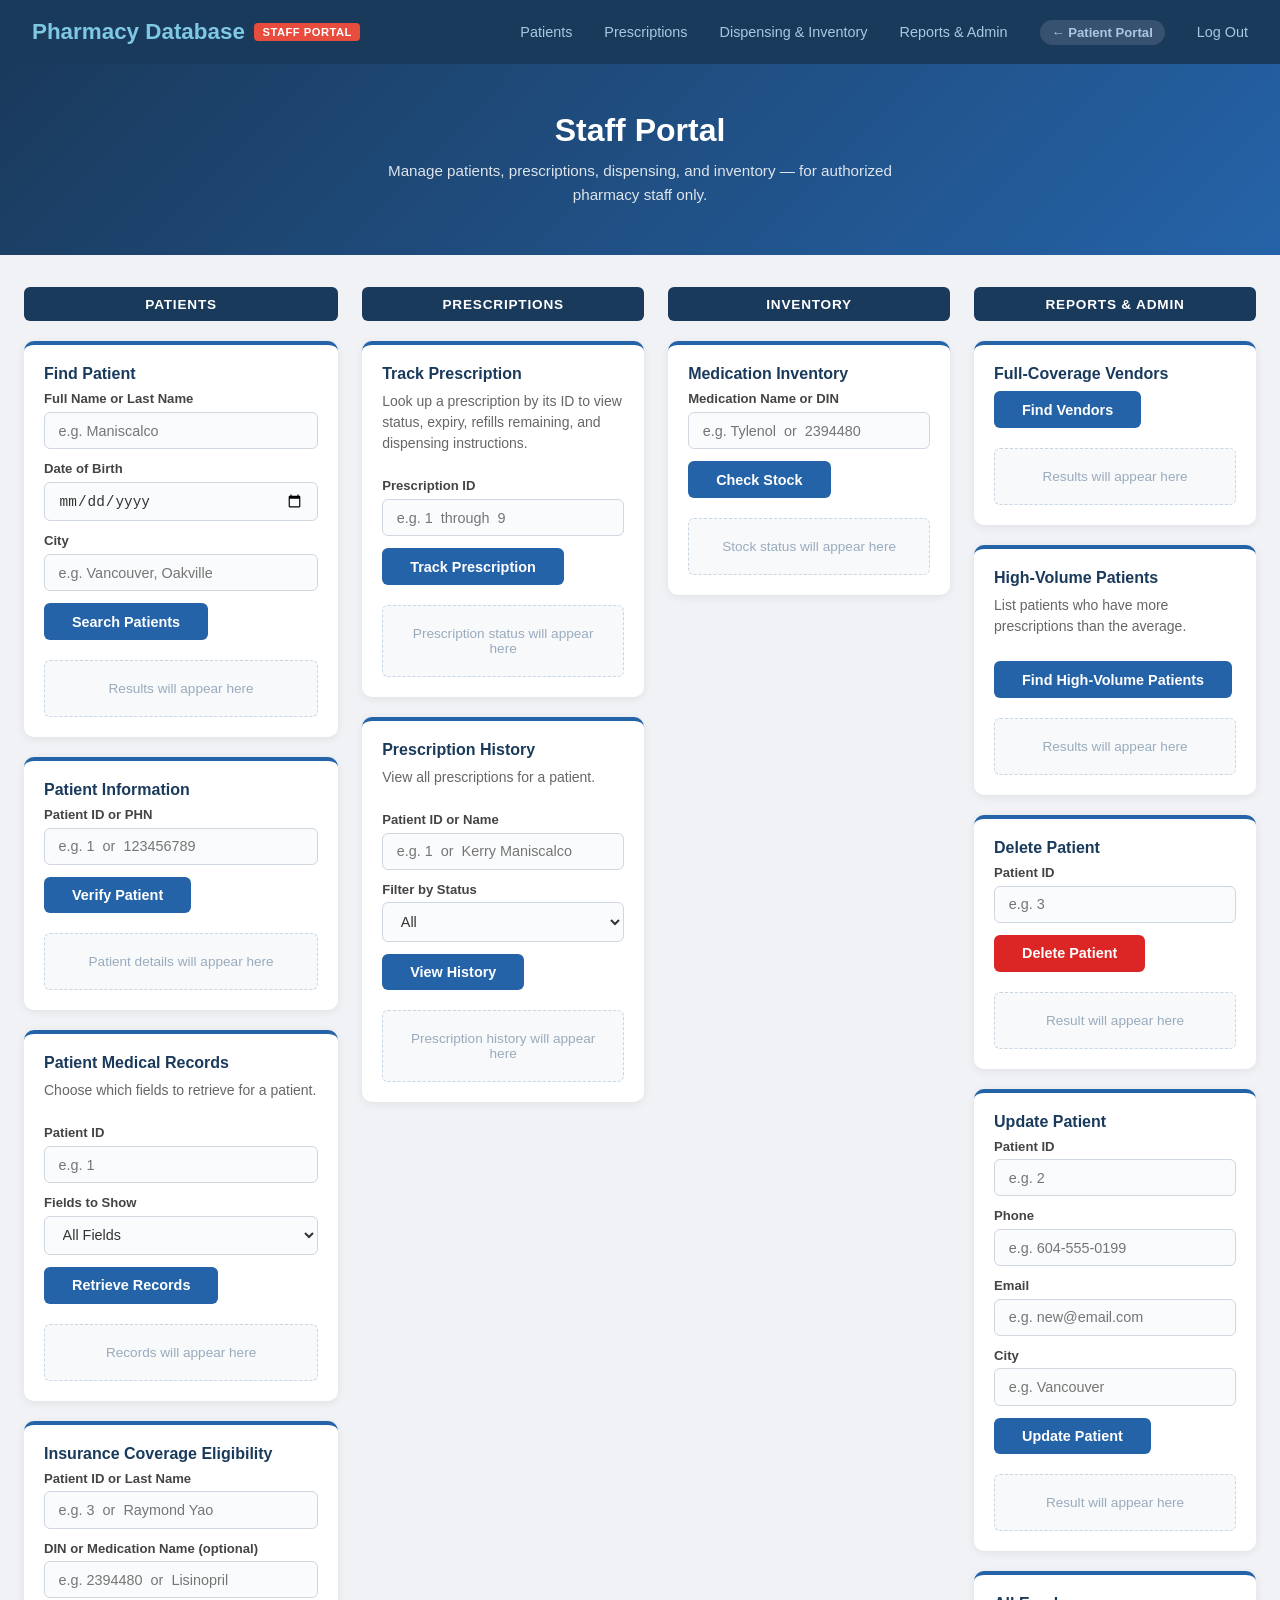
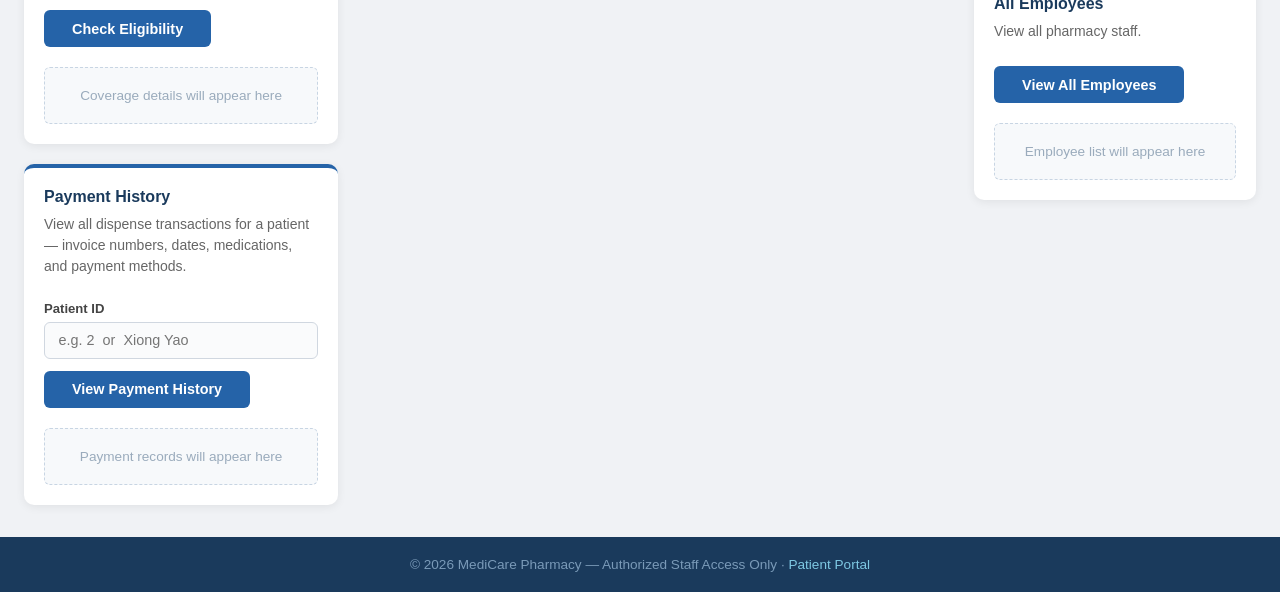
<file: index.html>
<!DOCTYPE html>
<html lang="en">
<head>
    <meta charset="UTF-8">
    <meta name="viewport" content="width=device-width, initial-scale=1.0">
    <title>MediCare Pharmacy — Staff Portal</title>
    <link rel="stylesheet" href="style.css">
</head>
<body>
    <nav>
        <div class="nav-logo"><span>Pharmacy Database</span> <span class="nav-portal-tag">Staff Portal</span></div>
        <ul class="nav-links">
            <li><a href="#patients">Patients</a></li>
            <li><a href="#prescriptions">Prescriptions</a></li>
            <li><a href="#dispensing">Dispensing &amp; Inventory</a></li>
            <li><a href="#reports">Reports &amp; Admin</a></li>
            <li><a href="patient.html" class="nav-patient-link">&larr; Patient Portal</a></li>
            <li><a href="#">Log Out</a></li>
        </ul>
    </nav>

    <section class="hero">
        <h1>Staff Portal</h1>
        <p>Manage patients, prescriptions, dispensing, and inventory — for authorized pharmacy staff only.</p>
    </section>
    <main class="staff-grid">
        <!-- ── PATIENTS ───────────────────────────────────────── -->
        <div class="staff-col" id="patients">
            <div class="col-header">Patients</div>
            <!-- Find Patient -->
            <div class="query-card">
                <div class="query-header"><h2>Find Patient</h2></div>
                <form class="query-form">
                    <div class="form-group">
                        <label for="patient-name">Full Name or Last Name</label>
                        <input type="text" id="patient-name" placeholder="e.g. Maniscalco">
                    </div>
                    <div class="form-group">
                        <label for="dob">Date of Birth</label>
                        <input type="date" id="dob">
                    </div>
                    <div class="form-group">
                        <label for="address">City</label>
                        <input type="text" id="address" placeholder="e.g. Vancouver, Oakville">
                    </div>
                    <button type="submit" class="btn-query">Search Patients</button>
                </form>
                <div class="result-placeholder"><span>Results will appear here</span></div>
            </div>

            <!-- Verify Care Card -->
            <div class="query-card">
                <div class="query-header"><h2>Patient Information</h2></div>
                <form class="query-form">
                    <div class="form-group">
                        <label for="card-id">Patient ID or PHN</label>
                        <input type="text" id="card-id" placeholder="e.g. 1  or  123456789">
                    </div>
                    <button type="submit" class="btn-query">Verify Patient</button>
                </form>
                <div class="result-placeholder"><span>Patient details will appear here</span></div>
            </div>

            <!-- Patient Medical Records -->
            <div class="query-card">
                <div class="query-header"><h2>Patient Medical Records</h2></div>
                <p class="query-desc">Choose which fields to retrieve for a patient.</p>
                <form class="query-form">
                    <div class="form-group">
                        <label for="record-id">Patient ID</label>
                        <input type="text" id="record-id" placeholder="e.g. 1">
                    </div>
                    <div class="form-group">
                        <label for="record-type">Fields to Show</label>
                        <select id="record-type">
                            <option value="all">All Fields</option>
                            <option value="contact">Contact Info (Phone, Email, City)</option>
                            <option value="medical">Medical (Allergies, Medical History)</option>
                        </select>
                    </div>
                    <button type="submit" class="btn-query">Retrieve Records</button>
                </form>
                <div class="result-placeholder"><span>Records will appear here</span></div>
            </div>

            <!-- Coverage Eligibility -->
            <div class="query-card">
                <div class="query-header"><h2>Insurance Coverage Eligibility</h2></div>
                <form class="query-form">
                    <div class="form-group">
                        <label for="elig-patient-id">Patient ID or Last Name</label>
                        <input type="text" id="elig-patient-id" placeholder="e.g. 3  or  Raymond Yao">
                    </div>
                    <div class="form-group">
                        <label for="elig-din">DIN or Medication Name (optional)</label>
                        <input type="text" id="elig-din" placeholder="e.g. 2394480  or  Lisinopril">
                    </div>
                    <button type="submit" class="btn-query">Check Eligibility</button>
                </form>
                <div class="result-placeholder"><span>Coverage details will appear here</span></div>
            </div>


                <!-- Payment History -->
            <div class="query-card">
                <div class="query-header"><h2>Payment History</h2></div>
                <p class="query-desc">View all dispense transactions for a patient — invoice numbers, dates, medications, and payment methods.</p>
                <form class="query-form">
                    <div class="form-group">
                        <label for="bill-patient-id">Patient ID</label>
                        <input type="text" id="bill-patient-id" placeholder="e.g. 2  or  Xiong Yao">
                    </div>
                    <button type="submit" class="btn-query">View Payment History</button>
                </form>
                <div class="result-placeholder"><span>Payment records will appear here</span></div>
            </div>

        </div>

        <!-- ── PRESCRIPTIONS ──────────────────────────────────── -->
        <div class="staff-col" id="prescriptions">
            <div class="col-header">Prescriptions</div>

            <!-- Track Prescription -->
            <div class="query-card">
                <div class="query-header"><h2>Track Prescription</h2></div>
                <p class="query-desc">Look up a prescription by its ID to view status, expiry, refills remaining, and dispensing instructions.</p>
                <form class="query-form">
                    <div class="form-group">
                        <label for="track-rx-id">Prescription ID</label>
                        <input type="text" id="track-rx-id" placeholder="e.g. 1  through  9">
                    </div>
                    <button type="submit" class="btn-query">Track Prescription</button>
                </form>
                <div class="result-placeholder"><span>Prescription status will appear here</span></div>
            </div>

            <!-- Prescription History -->
            <div class="query-card">
                <div class="query-header"><h2>Prescription History</h2></div>
                <p class="query-desc">View all prescriptions for a patient.</p>
                <form class="query-form">
                    <div class="form-group">
                        <label for="hist-patient-id">Patient ID or Name</label>
                        <input type="text" id="hist-patient-id" placeholder="e.g. 1  or  Kerry Maniscalco">
                    </div>
                    <div class="form-group">
                        <label for="hist-status">Filter by Status</label>
                        <select id="hist-status">
                            <option value="all">All</option>
                            <option value="active">Active</option>
                            <option value="expired">Expired</option>
                            <option value="completed">Completed (no refills)</option>
                        </select>
                    </div>
                    <button type="submit" class="btn-query">View History</button>
                </form>
                <div class="result-placeholder"><span>Prescription history will appear here</span></div>
            </div>




        </div>

        <!-- ── DISPENSING & INVENTORY ──────────────────────────── -->
        <div class="staff-col" id="dispensing">
            <div class="col-header">Inventory</div>


            <!-- Check Medication Stock -->
            <div class="query-card">
                <div class="query-header"><h2>Medication Inventory</h2></div>
                <form class="query-form">
                    <div class="form-group">
                        <label for="inv-drug-name">Medication Name or DIN</label>
                        <input type="text" id="inv-drug-name" placeholder="e.g. Tylenol  or  2394480">
                    </div>
                    <button type="submit" class="btn-query">Check Stock</button>
                </form>
                <div class="result-placeholder"><span>Stock status will appear here</span></div>
            </div>


        </div>

        <!-- ── REPORTS & ADMIN ────────────────────────────────── -->
        <div class="staff-col" id="reports">
            <div class="col-header">Reports &amp; Admin</div>

            <!-- Division Query -->
            <div class="query-card">
                <div class="query-header"><h2>Full-Coverage Vendors</h2></div>
                <form class="query-form" id="full-coverage-form">
                    <button type="submit" class="btn-query">Find Vendors</button>
                </form>
                <div class="result-placeholder"><span>Results will appear here</span></div>
            </div>

            <!-- High-Volume Patients -->
            <div class="query-card">
                <div class="query-header"><h2>High-Volume Patients</h2></div>
                <p class="query-desc">List patients who have more prescriptions than the average.</p>
                <form class="query-form" id="high-volume-form">
                    <button type="submit" class="btn-query">Find High-Volume Patients</button>
                </form>
                <div class="result-placeholder"><span>Results will appear here</span></div>
            </div>

            <!-- Delete Patient -->
            <div class="query-card">
                <div class="query-header"><h2>Delete Patient</h2></div>
                <form class="query-form" id="delete-patient-form">
                    <div class="form-group">
                        <label for="delete-patient-id">Patient ID</label>
                        <input type="text" id="delete-patient-id" placeholder="e.g. 3">
                    </div>
                    <button type="submit" class="btn-query" style="background:#dc2626">Delete Patient</button>
                </form>
                <div class="result-placeholder"><span>Result will appear here</span></div>
            </div>

            <!-- Update Patient -->
            <div class="query-card">
                <div class="query-header"><h2>Update Patient</h2></div>
                <form class="query-form" id="update-patient-form">
                    <div class="form-group">
                        <label for="update-patient-id">Patient ID</label>
                        <input type="text" id="update-patient-id" placeholder="e.g. 2">
                    </div>
                    <div class="form-group">
                        <label for="update-phone">Phone</label>
                        <input type="text" id="update-phone" placeholder="e.g. 604-555-0199">
                    </div>
                    <div class="form-group">
                        <label for="update-email">Email</label>
                        <input type="text" id="update-email" placeholder="e.g. new@email.com">
                    </div>
                    <div class="form-group">
                        <label for="update-city">City</label>
                        <input type="text" id="update-city" placeholder="e.g. Vancouver">
                    </div>
                    <button type="submit" class="btn-query">Update Patient</button>
                </form>
                <div class="result-placeholder"><span>Result will appear here</span></div>
            </div>

            <!-- ALL EMPLOYEES -->
            <div class="query-card">
                <div class="query-header"><h2>All Employees</h2></div>
                <p class="query-desc">View all pharmacy staff.</p>
                <form class="query-form" id="all-employees-form">
                    <button type="submit" class="btn-query">View All Employees</button>
                </form>
                <div class="result-placeholder"><span>Employee list will appear here</span></div>
            </div>

        </div>

    </main>

    <footer>
        <p>&copy; 2026 MediCare Pharmacy &mdash; Authorized Staff Access Only &middot; <a href="patient.html">Patient Portal</a></p>
    </footer>

    <script src="pharmacy.js"></script>
</body>
</html>
</file>
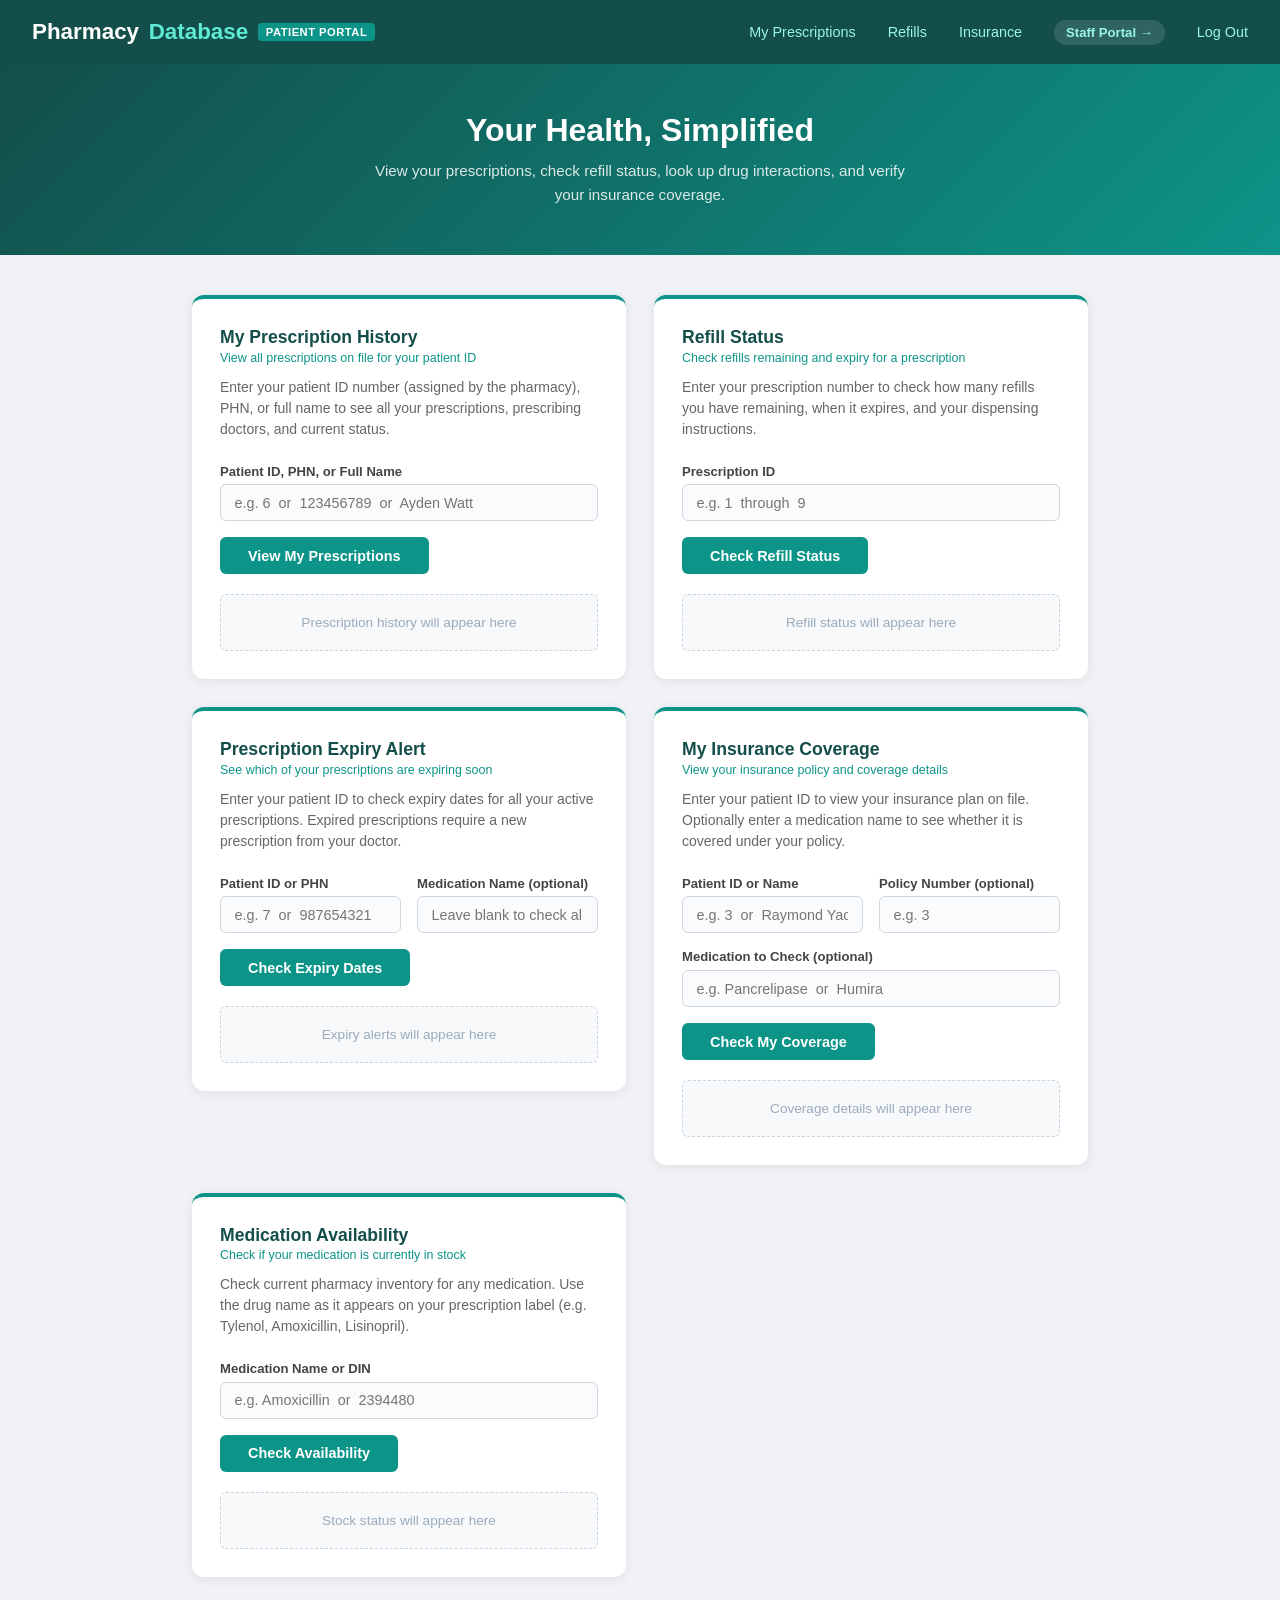
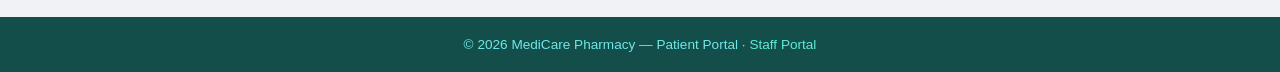
<file: patient.html>
<!DOCTYPE html>
<html lang="en">
<head>
    <meta charset="UTF-8">
    <meta name="viewport" content="width=device-width, initial-scale=1.0">
    <title>MediCare Pharmacy — Patient Portal</title>
    <link rel="stylesheet" href="style.css">
</head>
<body class="patient-theme">
    <nav class="nav-patient">
        <div class="nav-logo">Pharmacy<span>Database</span> <span class="nav-portal-tag nav-portal-tag--patient">Patient Portal</span></div>
        <ul class="nav-links">
            <li><a href="#prescriptions">My Prescriptions</a></li>
            <li><a href="#refills">Refills</a></li>
            <li><a href="#insurance">Insurance</a></li>
            <li><a href="index.html" class="nav-staff-link">Staff Portal &rarr;</a></li>
            <li><a href="#">Log Out</a></li>
        </ul>
    </nav>

    <section class="hero hero--patient">
        <h1>Your Health, Simplified</h1>
        <p>View your prescriptions, check refill status, look up drug interactions, and verify your insurance coverage.</p>
    </section>

    <main class="patient-main">

        <!-- Prescription History -->
        <div class="feature-card" id="prescriptions">
            <div class="feature-card-header">
                <div>
                    <h2>My Prescription History</h2>
                    <p class="feature-tagline">View all prescriptions on file for your patient ID</p>
                </div>
            </div>
            <p class="query-desc">Enter your patient ID number (assigned by the pharmacy), PHN, or full name to see all your prescriptions, prescribing doctors, and current status.</p>
            <form class="query-form">
                <div class="form-row">
                    <div class="form-group form-group--wide">
                        <label for="hist-patient-id">Patient ID, PHN, or Full Name</label>
                        <input type="text" id="hist-patient-id" placeholder="e.g. 6  or  123456789  or  Ayden Watt">
                    </div>
                </div>
                <button type="submit" class="btn-query btn-query--teal">View My Prescriptions</button>
            </form>
            <div class="result-placeholder">
                <span>Prescription history will appear here</span>
            </div>
        </div>

        <!-- Refill Tracking -->
        <div class="feature-card" id="refills">
            <div class="feature-card-header">
                <div>
                    <h2>Refill Status</h2>
                    <p class="feature-tagline">Check refills remaining and expiry for a prescription</p>
                </div>
            </div>
            <p class="query-desc">Enter your prescription number to check how many refills you have remaining, when it expires, and your dispensing instructions.</p>
            <form class="query-form">
                <div class="form-row">
                    <div class="form-group form-group--wide">
                        <label for="refill-rx-id">Prescription ID</label>
                        <input type="text" id="refill-rx-id" placeholder="e.g. 1  through  9">
                    </div>
                </div>
                <button type="submit" class="btn-query btn-query--teal">Check Refill Status</button>
            </form>
            <div class="result-placeholder">
                <span>Refill status will appear here</span>
            </div>
        </div>

        <!-- Expiration Date Alert -->
        <div class="feature-card">
            <div class="feature-card-header">
                <div>
                    <h2>Prescription Expiry Alert</h2>
                    <p class="feature-tagline">See which of your prescriptions are expiring soon</p>
                </div>
            </div>
            <p class="query-desc">Enter your patient ID to check expiry dates for all your active prescriptions. Expired prescriptions require a new prescription from your doctor.</p>
            <form class="query-form">
                <div class="form-row">
                    <div class="form-group">
                        <label for="exp-patient-id">Patient ID or PHN</label>
                        <input type="text" id="exp-patient-id" placeholder="e.g. 7  or  987654321">
                    </div>
                    <div class="form-group">
                        <label for="exp-drug-name">Medication Name (optional)</label>
                        <input type="text" id="exp-drug-name" placeholder="Leave blank to check all">
                    </div>
                </div>
                <button type="submit" class="btn-query btn-query--teal">Check Expiry Dates</button>
            </form>
            <div class="result-placeholder">
                <span>Expiry alerts will appear here</span>
            </div>
        </div>

        <!-- Insurance Coverage -->
        <div class="feature-card" id="insurance">
            <div class="feature-card-header">
                <div>
                    <h2>My Insurance Coverage</h2>
                    <p class="feature-tagline">View your insurance policy and coverage details</p>
                </div>
            </div>
            <p class="query-desc">Enter your patient ID to view your insurance plan on file. Optionally enter a medication name to see whether it is covered under your policy.</p>
            <form class="query-form">
                <div class="form-row">
                    <div class="form-group">
                        <label for="ins-patient-id">Patient ID or Name</label>
                        <input type="text" id="ins-patient-id" placeholder="e.g. 3  or  Raymond Yao">
                    </div>
                    <div class="form-group">
                        <label for="ins-policy-id">Policy Number (optional)</label>
                        <input type="text" id="ins-policy-id" placeholder="e.g. 3">
                    </div>
                </div>
                <div class="form-row">
                    <div class="form-group form-group--wide">
                        <label for="ins-drug-service">Medication to Check (optional)</label>
                        <input type="text" id="ins-drug-service" placeholder="e.g. Pancrelipase  or  Humira">
                    </div>
                </div>
                <button type="submit" class="btn-query btn-query--teal">Check My Coverage</button>
            </form>
            <div class="result-placeholder">
                <span>Coverage details will appear here</span>
            </div>
        </div>

        <!-- Medication Availability -->
        <div class="feature-card">
            <div class="feature-card-header">
                <div>
                    <h2>Medication Availability</h2>
                    <p class="feature-tagline">Check if your medication is currently in stock</p>
                </div>
            </div>
            <p class="query-desc">Check current pharmacy inventory for any medication. Use the drug name as it appears on your prescription label (e.g. Tylenol, Amoxicillin, Lisinopril).</p>
            <form class="query-form">
                <div class="form-row">
                    <div class="form-group form-group--wide">
                        <label for="inv-drug-name">Medication Name or DIN</label>
                        <input type="text" id="inv-drug-name" placeholder="e.g. Amoxicillin  or  2394480">
                    </div>
                </div>
                <button type="submit" class="btn-query btn-query--teal">Check Availability</button>
            </form>
            <div class="result-placeholder">
                <span>Stock status will appear here</span>
            </div>
        </div>

    </main>

    <footer>
        <p>&copy; 2026 MediCare Pharmacy &mdash; Patient Portal &middot; <a href="index.html">Staff Portal</a></p>
    </footer>

    <script src="pharmacy.js"></script>
</body>
</html>
</file>
<file: style.css>
* {
    margin: 0;
    padding: 0;
    box-sizing: border-box;
}
body {
    font-family: 'Segoe UI', Tahoma, Geneva, Verdana, sans-serif;
    background-color: #f0f2f5;
    color: #333;
}

/* ── NAVIGATION ──────────────────────────────────────────────── */
nav {
    background-color: #1a3a5c;
    padding: 0 2rem;
    display: flex;
    align-items: center;
    justify-content: space-between;
    height: 64px;
    box-shadow: 0 2px 6px rgba(0,0,0,0.25);
}
.nav-patient {
    background-color: #134e4a;
}
.nav-logo {
    color: white;
    font-size: 1.4rem;
    font-weight: 700;
    display: flex;
    align-items: center;
    gap: 0.6rem;
}
.nav-logo span:first-child {
    color: #7ec8e3;
}
.nav-patient .nav-logo span:first-child {
    color: #5eead4;
}
.nav-portal-tag {
    font-size: 0.7rem;
    font-weight: 600;
    background: #e74c3c;
    color: white;
    padding: 0.2rem 0.5rem;
    border-radius: 4px;
    letter-spacing: 0.5px;
    text-transform: uppercase;
}
.nav-portal-tag--patient {
    background: #0d9488;
}
.nav-links {
    list-style: none;
    display: flex;
    gap: 2rem;
    align-items: center;
}
.nav-links a {
    color: #a8c8e0;
    text-decoration: none;
    font-size: 0.9rem;
    transition: color 0.2s;
}
.nav-links a:hover {
    color: white;
}
.nav-patient .nav-links a {
    color: #99f6e4;
}
.nav-patient .nav-links a:hover {
    color: white;
}
.nav-staff-link,
.nav-patient-link {
    font-size: 0.82rem !important;
    font-weight: 600;
    background: rgba(255,255,255,0.12);
    padding: 0.3rem 0.75rem;
    border-radius: 20px;
    transition: background 0.2s, color 0.2s !important;
}
.nav-staff-link:hover,
.nav-patient-link:hover {
    background: rgba(255,255,255,0.22) !important;
}

/* ── HERO ────────────────────────────────────────────────────── */
.hero {
    background: linear-gradient(135deg, #1a3a5c 0%, #2563a8 100%);
    color: white;
    padding: 3rem 2rem;
    text-align: center;
}
.hero--patient {
    background: linear-gradient(135deg, #134e4a 0%, #0d9488 100%);
}
.hero h1 {
    font-size: 2rem;
    margin-bottom: 0.6rem;
}
.hero p {
    font-size: 0.95rem;
    opacity: 0.85;
    max-width: 560px;
    margin: 0 auto;
    line-height: 1.6;
}

/* ── STAFF PORTAL MAIN ───────────────────────────────────────── */
main {
    max-width: 860px;
    margin: 0 auto;
    padding: 2.5rem 2rem;
    display: flex;
    flex-direction: column;
    gap: 1.5rem;
}

/* Staff grid: 4 columns */
.staff-grid {
    max-width: 1600px;
    margin: 0 auto;
    display: grid;
    grid-template-columns: repeat(4, 1fr);
    gap: 1.5rem;
    align-items: start;
    padding: 2rem 1.5rem;
}

.staff-col {
    display: flex;
    flex-direction: column;
    gap: 1.25rem;
}

.staff-col--full {
    grid-column: 1 / -1;
}

.col-header {
    background: #1a3a5c;
    color: white;
    font-size: 0.85rem;
    font-weight: 700;
    text-transform: uppercase;
    letter-spacing: 0.8px;
    padding: 0.6rem 1rem;
    border-radius: 6px;
    text-align: center;
}

/* Horizontal form layout for the full-width appointments card */
.query-form--row {
    flex-direction: row;
    align-items: flex-end;
    flex-wrap: wrap;
    gap: 1rem;
}
.query-form--row .form-group {
    flex: 1;
    min-width: 180px;
    width: auto;
}
.btn-query--align-bottom {
    align-self: flex-end;
    margin-bottom: 0;
    white-space: nowrap;
}

/* Cards inside grid columns use single-column forms */
.staff-col .query-card {
    padding: 1.25rem;
}

.staff-col .query-header h2 {
    font-size: 1rem;
}

.staff-col .query-form {
    gap: 0.75rem;
}

.staff-col .form-group {
    min-width: unset;
    flex: unset;
    width: 100%;
}

/* Query cards */
.query-card {
    background: white;
    border-radius: 10px;
    padding: 2rem;
    box-shadow: 0 2px 10px rgba(0,0,0,0.07);
    border-top: 4px solid #2563a8;
}
.query-header {
    display: flex;
    align-items: center;
    gap: 0.75rem;
    margin-bottom: 0.5rem;
}
.query-number {
    background: #2563a8;
    color: white;
    font-size: 0.72rem;
    font-weight: 700;
    padding: 0.2rem 0.6rem;
    border-radius: 20px;
    text-transform: uppercase;
    letter-spacing: 0.5px;
    white-space: nowrap;
}
.query-header h2 {
    font-size: 1.2rem;
    font-weight: 700;
    color: #1a3a5c;
}
.query-desc {
    font-size: 0.875rem;
    color: #666;
    margin-bottom: 1.5rem;
    line-height: 1.5;
}

/* Forms */
.query-form {
    display: flex;
    flex-direction: column;
    gap: 1rem;
}
.form-row {
    display: flex;
    gap: 1rem;
    flex-wrap: wrap;
}
.form-group {
    display: flex;
    flex-direction: column;
    gap: 0.35rem;
    flex: 1;
    min-width: 180px;
}
.form-group--wide {
    flex: 2;
}
.form-group label {
    font-size: 0.82rem;
    font-weight: 600;
    color: #444;
}
.form-group input,
.form-group select {
    padding: 0.6rem 0.85rem;
    border: 1.5px solid #d0d7e0;
    border-radius: 6px;
    font-size: 0.9rem;
    color: #333;
    background: #fafbfc;
    transition: border-color 0.2s;
    outline: none;
}
.form-group input:focus,
.form-group select:focus {
    border-color: #2563a8;
    background: white;
}

/* Buttons */
.btn-query {
    background: #2563a8;
    color: white;
    border: none;
    padding: 0.65rem 1.75rem;
    border-radius: 6px;
    font-size: 0.9rem;
    font-weight: 600;
    cursor: pointer;
    transition: background-color 0.2s, transform 0.1s;
    align-self: flex-start;
}
.btn-query:hover  { background: #1a4f8a; }
.btn-query:active { transform: scale(0.98); }

.btn-query--teal   { background: #0d9488; }
.btn-query--teal:hover   { background: #0a7970; }

.btn-query--orange { background: #d97706; }
.btn-query--orange:hover { background: #b45309; }

.btn-query--red    { background: #dc2626; }
.btn-query--red:hover    { background: #b91c1c; }

.btn-query--purple { background: #7c3aed; }
.btn-query--purple:hover { background: #6d28d9; }

.btn-query--green  { background: #16a34a; }
.btn-query--green:hover  { background: #15803d; }

.btn-query--blue   { background: #2563a8; }
.btn-query--blue:hover   { background: #1a4f8a; }

/* Result area */
.result-placeholder {
    margin-top: 1.25rem;
    border: 1.5px dashed #c8d5e3;
    border-radius: 6px;
    padding: 1.25rem;
    text-align: center;
    color: #9aabbc;
    font-size: 0.85rem;
    background: #f7f9fb;
}

/* ── PATIENT PORTAL MAIN ─────────────────────────────────────── */
.patient-main {
    max-width: 960px;
    margin: 0 auto;
    padding: 2.5rem 2rem;
    display: grid;
    grid-template-columns: repeat(auto-fill, minmax(420px, 1fr));
    gap: 1.75rem;
    align-items: start;
}

.feature-card {
    background: white;
    border-radius: 12px;
    padding: 1.75rem;
    box-shadow: 0 2px 12px rgba(0,0,0,0.08);
    border-top: 4px solid #0d9488;
}

.feature-card-header {
    display: flex;
    align-items: flex-start;
    gap: 1rem;
    margin-bottom: 0.75rem;
}

.feature-icon {
    font-size: 1.9rem;
    line-height: 1;
    flex-shrink: 0;
    width: 2.5rem;
    text-align: center;
}

.feature-card-header h2 {
    font-size: 1.1rem;
    font-weight: 700;
    color: #134e4a;
    margin-bottom: 0.15rem;
}

.feature-tagline {
    font-size: 0.78rem;
    color: #0d9488;
    font-weight: 500;
}

/* Patient form focus colour override */
.patient-theme .form-group input:focus,
.patient-theme .form-group select:focus {
    border-color: #0d9488;
}

/* ── FOOTER ──────────────────────────────────────────────────── */
footer {
    background: #1a3a5c;
    color: #7a9ab8;
    text-align: center;
    padding: 1.25rem;
    font-size: 0.85rem;
}
.patient-theme footer {
    background: #134e4a;
    color: #6ee7e7;
}
footer a {
    color: #7ec8e3;
    text-decoration: none;
}
.patient-theme footer a {
    color: #5eead4;
}

/* ── RESPONSIVE ──────────────────────────────────────────────── */
@media (max-width: 1200px) {
    .staff-grid {
        grid-template-columns: repeat(2, 1fr);
    }
}
@media (max-width: 900px) {
    .staff-grid {
        grid-template-columns: repeat(2, 1fr);
    }
    .staff-col--full {
        grid-column: 1 / -1;
    }
}
@media (max-width: 680px) {
    .staff-grid {
        grid-template-columns: 1fr;
    }
    .patient-main {
        grid-template-columns: 1fr;
    }
    .nav-links {
        gap: 1rem;
    }
    .nav-staff-link,
    .nav-patient-link {
        display: none;
    }
}
</file>
